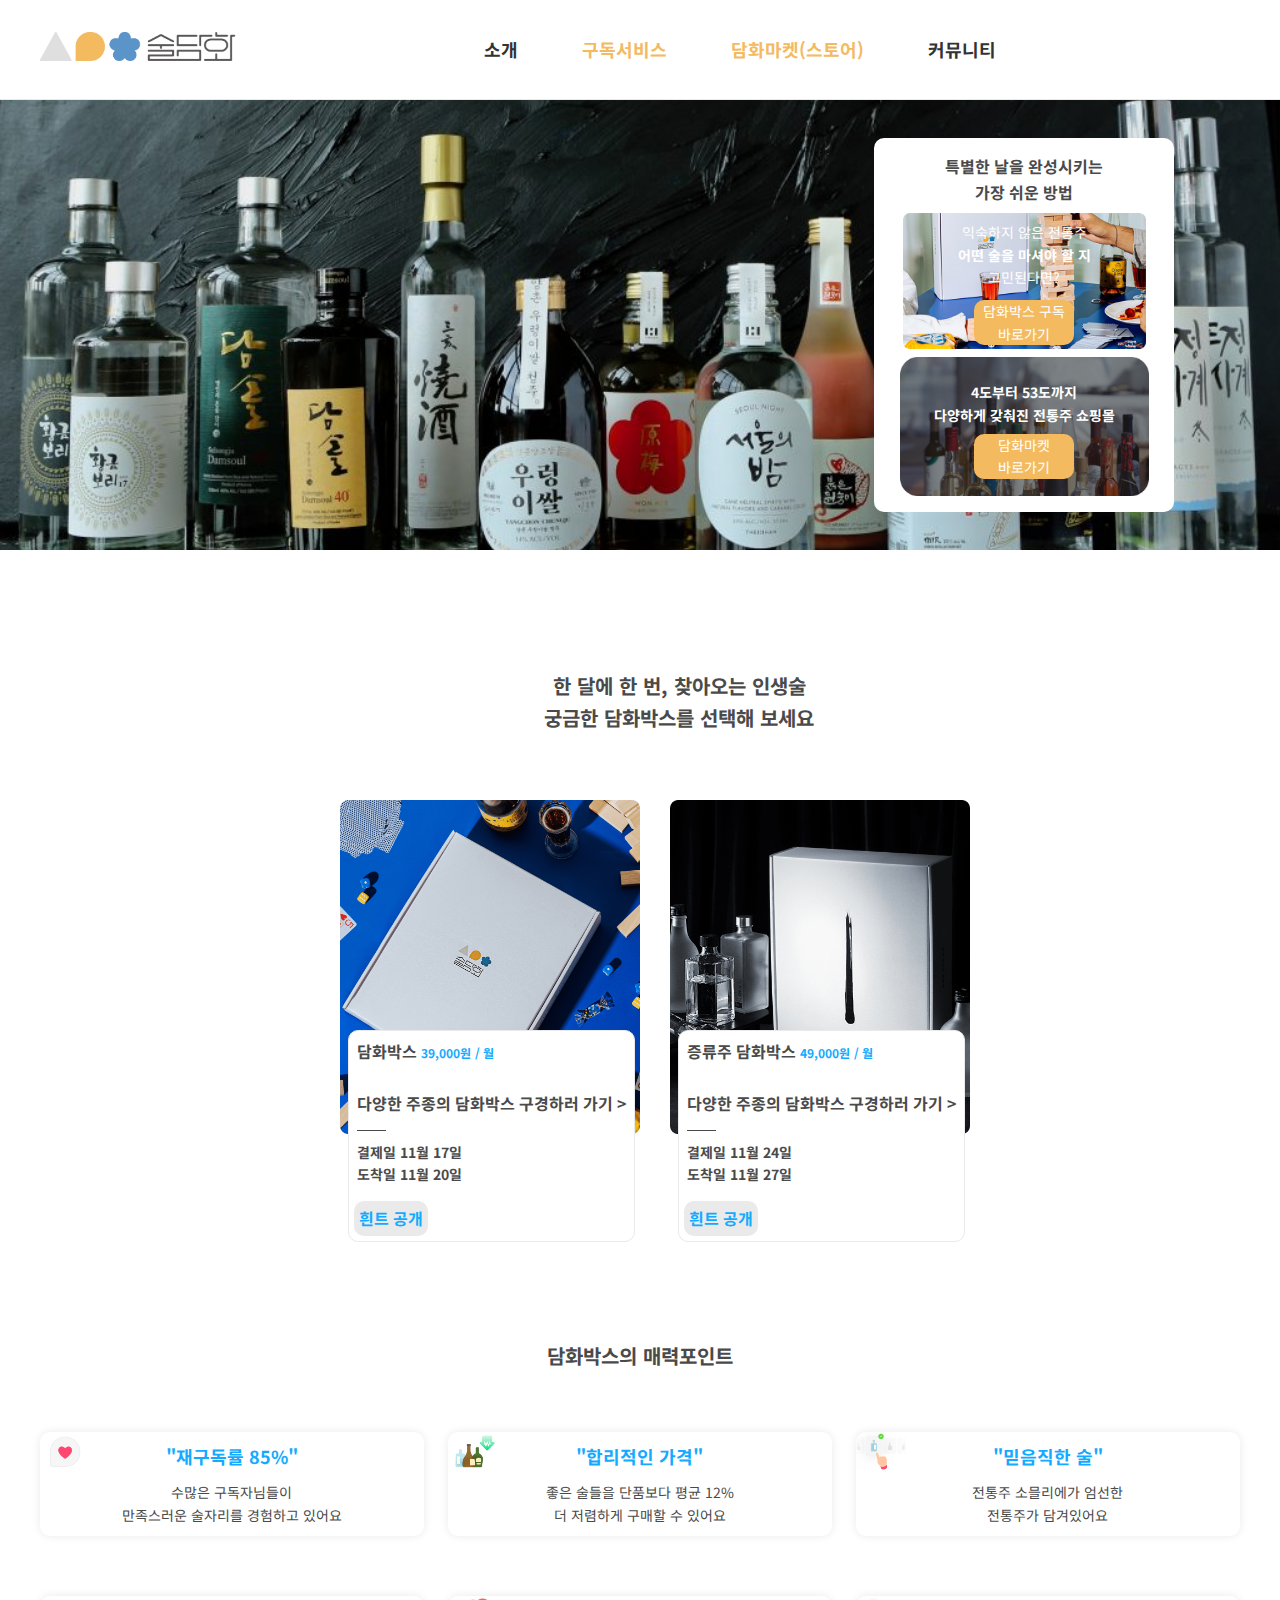
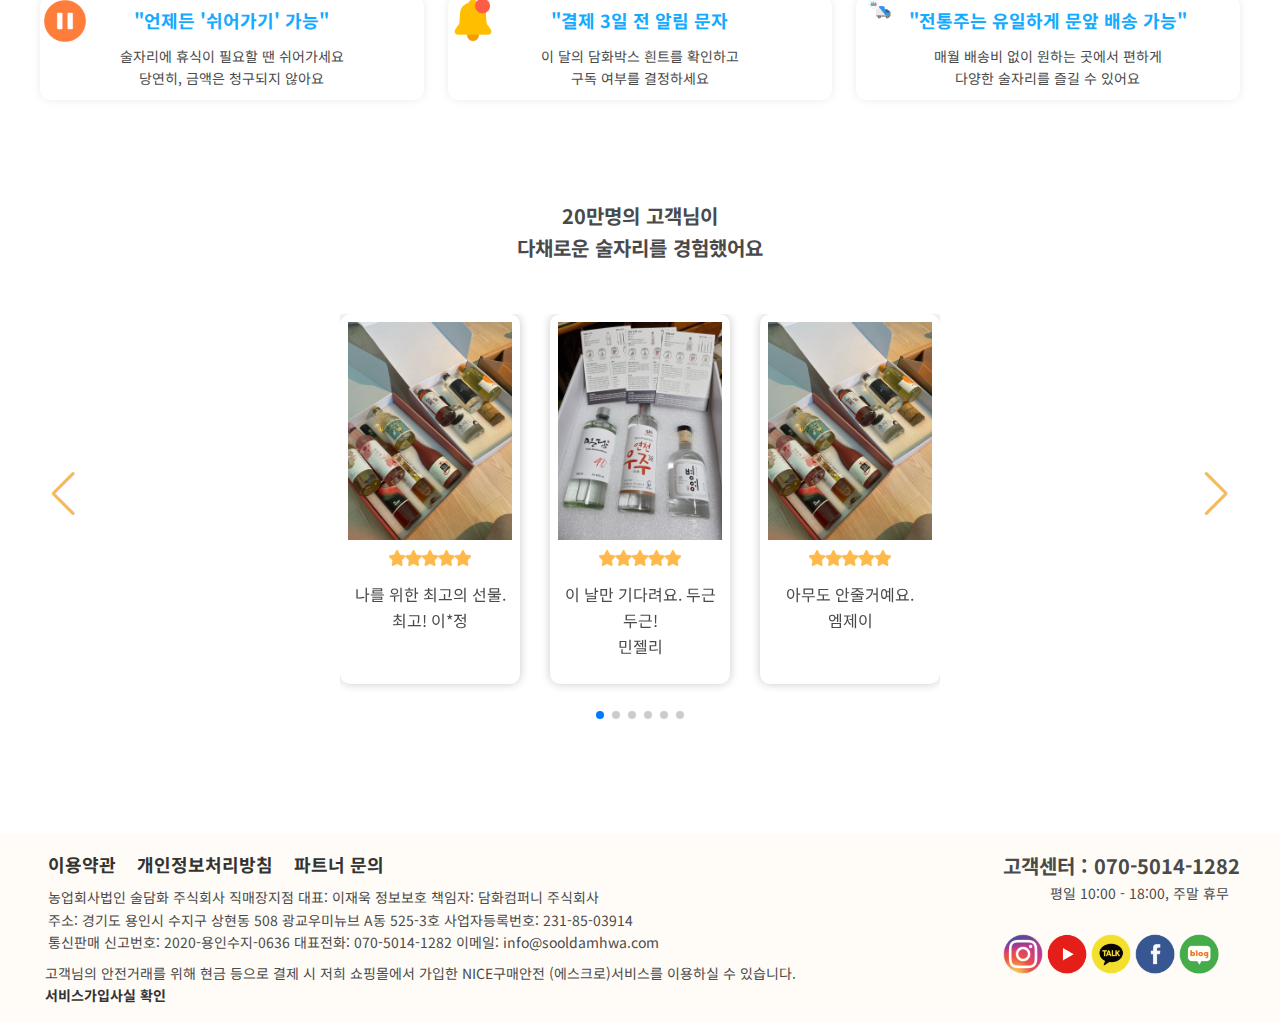
<file: index.html>
<!DOCTYPE html>
<html lang="ko">
  <head>
    <meta charset="UTF-8" />
    <meta http-equiv="X-UA-Compatible" content="IE=edge" />
    <meta name="viewport" content="width=device-width, initial-scale=1.0" />
    <title>이민정_술담화</title>

    <link rel="stylesheet" href="./css/my_reset.css" />
    <link
      rel="stylesheet"
      href="https://cdn.jsdelivr.net/npm/swiper/swiper-bundle.min.css"
    />
    <script src="https://cdn.jsdelivr.net/npm/swiper/swiper-bundle.min.js"></script>
    <link
      rel="stylesheet"
      href="https://cdnjs.cloudflare.com/ajax/libs/font-awesome/6.2.0/css/all.min.css"
      integrity="sha512-xh6O/CkQoPOWDdYTDqeRdPCVd1SpvCA9XXcUnZS2FmJNp1coAFzvtCN9BmamE+4aHK8yyUHUSCcJHgXloTyT2A=="
      crossorigin="anonymous"
      referrerpolicy="no-referrer"
    />

    <link rel="stylesheet" href="./css/common.css" />
  </head>
  <body>
    <div class="wrap">
      <div class="floating">
        <div class="ft_icon">
          <img src="./img/profile.png" alt="" />
          <p>마이페이지</p>
          <a href="#">더보기</a>
        </div>
        <div class="ft_icon">
          <img src="./img/party.png" alt="" />
          <p>이벤트</p>
          <a href="#">더보기</a>
        </div>
        <div class="ft_icon">
          <img src="./img/customer-support.png" alt="" />
          <p>고객센터</p>
          <a href="#">더보기</a>
        </div>
        <div class="ft_icon_arrow">
          <a href="#sec1"><img src="./img/arrow-up (1).png" alt="" /></a>
        </div>
        <div class="ft_icon_arrow">
          <a href="#sec4"
            ><img src="./img/down-filled-triangular-arrow.png" alt=""
          /></a>
        </div>
      </div>
      <header class="hd">
        <nav class="mw">
          <h1 class="logo">
            <img src="./img/술담화로고.jpg" alt="" />
            <a href="./index.html">더보기</a>
          </h1>
          <ul class="gnb">
            <li>
              <a href="#">소개</a>
              <ul class="sub">
                <li><a href="#">술담화 소개</a></li>
                <li><a href="#">브랜드 컨셉</a></li>
              </ul>
            </li>
            <li>
              <a href="#" class="sec1_service">구독서비스</a>
              <ul class="sub">
                <li><a href="#">담화박스</a></li>
                <li><a href="#">증류주 담화박스</a></li>
              </ul>
            </li>
            <li>
              <a href="./index_sub.html" target="_blank" class="sec1_store"
                >담화마켓(스토어)</a
              >
              <ul class="sub">
                <li><a href="#">전체상품</a></li>
                <li><a href="#">신상품</a></li>
                <li><a href="#">베스트</a></li>
                <li><a href="#">담화배송</a></li>
              </ul>
            </li>
            <li>
              <a href="#">커뮤니티</a>
              <ul class="sub">
                <li><a href="#">공지사항</a></li>
                <li><a href="#">이벤트</a></li>
                <li><a href="#">당첨자 발표</a></li>
                <li><a href="#">고객센터</a></li>
              </ul>
            </li>
          </ul>
          <div class="login">
            <a href="#">로그인</a>
            <a href="#">회원가입</a>
            <a href="#">고객센터</a>
            <a href="#">장바구니</a>
            <a href="#">검색</a>
          </div>
          <a href="#" class="ham">
            <i class="fa-solid fa-bars"></i>
          </a>
        </nav>
      </header>
      <section id="sec1" class="sec1">
        <div class="sec1_main mw">
          <h2>
            특별한 날을 완성시키는 <br />
            가장 쉬운 방법
          </h2>
          <div class="sec1_box">
            <p>
              <span>익숙하지 않은 전통주</span>
              <span class="strong">어떤 술을 마셔야 할 지</span>
              <span>고민된다면?</span>
            </p>
            <a href="#"
              >담화박스 구독 <br />
              바로가기</a
            >
          </div>
          <div class="sec1_market">
            <p>
              <span>4도부터 53도까지</span>
              <span>다양하게 갖춰진 전통주 쇼핑몰</span>
            </p>
            <a href="./index_sub.html" target="_blank"
              >담화마켓 <br />
              바로가기</a
            >
          </div>
        </div>
      </section>
      <section id="sec2" class="sec2 mw">
        <h2>
          한 달에 한 번, 찾아오는 인생술 <br />
          궁금한 담화박스를 선택해 보세요
        </h2>
        <div class="sec2_con">
          <div class="sec2_box">
            <div class="sec2_img">
              <img src="./img/damhwabox_basic (1).png" alt="" />
            </div>
            <div class="sec2_dec">
              <div class="dec2_1">
                <p class="sec2_t">담화박스</p>
                <p class="sec2_blue1">39,000원</p>
                <p class="sec2_blue2">/ 월</p>
              </div>
              <div class="dec2_2">
                <p class="sec2_b">다양한 주종의 담화박스 구경하러 가기 ></p>
                <div class="sec2_s">
                  <p>결제일 11월 17일</p>
                  <p>도착일 11월 20일</p>
                </div>
              </div>
              <a href="#">흰트 공개</a>
            </div>
          </div>
          <div class="sec2_box">
            <div class="sec2_img">
              <img src="./img/damhwabox_soju.png" alt="" />
            </div>
            <div class="sec2_dec">
              <div class="dec2_1">
                <p class="sec2_t">증류주 담화박스</p>
                <p class="sec2_blue1">49,000원</p>
                <p class="sec2_blue2">/ 월</p>
              </div>
              <div class="dec2_2">
                <p class="sec2_b">다양한 주종의 담화박스 구경하러 가기 ></p>
                <div class="sec2_s">
                  <p>결제일 11월 24일</p>
                  <p>도착일 11월 27일</p>
                </div>
              </div>
              <a href="#">흰트 공개</a>
            </div>
          </div>
        </div>
      </section>
      <section id="sec3" class="sec3 mw">
        <h2>담화박스의 매력포인트</h2>
        <div class="sec3_con">
          <div class="sec3_box">
            <img
              src="./img/icon_damhwabox_advantage_resubscription.png"
              alt=""
            />
            <p class="sec3_t">"재구독률 85%"</p>
            <p class="sec3_dec">
              <span>수많은 구독자님들이</span>
              <span>만족스러운 술자리를 경험하고 있어요</span>
            </p>
          </div>
          <div class="sec3_box">
            <img src="./img/icon_damhwabox_advantage_price.png" alt="" />
            <p class="sec3_t">"합리적인 가격"</p>
            <p class="sec3_dec">
              <span>좋은 술들을 단품보다 평균 12%</span>
              <span>더 저렴하게 구매할 수 있어요</span>
            </p>
          </div>
          <div class="sec3_box">
            <img src="./img/icon_damhwabox_advantage_trust.png" alt="" />
            <p class="sec3_t">"믿음직한 술"</p>
            <p class="sec3_dec">
              <span>전통주 소믈리에가 엄선한</span>
              <span>전통주가 담겨있어요</span>
            </p>
          </div>
          <div class="sec3_box">
            <img src="./img/damhwabox_basic.png" alt="" />
            <p class="sec3_t">"언제든 '쉬어가기' 가능"</p>
            <p class="sec3_dec">
              <span>술자리에 휴식이 필요할 땐 쉬어가세요</span>
              <span>당연히, 금액은 청구되지 않아요</span>
            </p>
          </div>
          <div class="sec3_box">
            <img src="./img/icon_notification_bell.png" alt="" />
            <p class="sec3_t">"결제 3일 전 알림 문자</p>
            <p class="sec3_dec">
              <span>이 달의 담화박스 흰트를 확인하고</span>
              <span>구독 여부를 결정하세요</span>
            </p>
          </div>
          <div class="sec3_box">
            <img src="./img/icon_delivery_car.png" alt="" />
            <p class="sec3_t">"전통주는 유일하게 문앞 배송 가능"</p>
            <p class="sec3_dec">
              <span>매월 배송비 없이 원하는 곳에서 편하게</span>
              <span>다양한 술자리를 즐길 수 있어요</span>
            </p>
          </div>
        </div>
      </section>
      <section id="sec4" class="sec4 mw">
        <h2>
          20만명의 고객님이 <br />
          다채로운 술자리를 경험했어요
        </h2>
        <div class="swiper slide1">
          <ul class="swiper-wrapper">
            <li class="swiper-slide">
              <div class="sec4_rev">
                <div class="rev_img1">
                  <img src="./img/review1.webp" alt="" />
                </div>
                <div class="rev_star"><img src="./img/별점.png" alt="" /></div>
                <p class="rev_user">
                  <span>나를 위한 최고의 선물. 최고!</span>
                  <span class="user_name">이*정</span>
                </p>
                <a href="#">더보기</a>
              </div>
            </li>
            <li class="swiper-slide">
              <div class="sec4_rev">
                <div class="rev_img1">
                  <img src="./img/review2.jpg" alt="" />
                </div>
                <div class="rev_star"><img src="./img/별점.png" alt="" /></div>
                <p class="rev_user">
                  <span>이 날만 기다려요. 두근두근!</span>
                  <br /><span class="user_name">민젤리</span>
                </p>
                <a href="#">더보기</a>
              </div>
            </li>
            <li class="swiper-slide">
              <div class="sec4_rev">
                <div class="rev_img1">
                  <img src="./img/review1.webp" alt="" />
                </div>
                <div class="rev_star"><img src="./img/별점.png" alt="" /></div>
                <p class="rev_user">
                  <span>아무도 안줄거예요.</span>
                  <br /><span class="user_name">엠제이</span>
                </p>
                <a href="#">더보기</a>
              </div>
            </li>
            <li class="swiper-slide">
              <div class="sec4_rev">
                <div class="rev_img1">
                  <img src="./img/review1.webp" alt="" />
                </div>
                <div class="rev_star"><img src="./img/별점.png" alt="" /></div>
                <p class="rev_user">
                  <span>새콤달콤 맛있었어요</span>
                  <br /><span class="user_name">미라클</span>
                </p>
                <a href="#">더보기</a>
              </div>
            </li>
            <li class="swiper-slide">
              <div class="sec4_rev">
                <div class="rev_img1">
                  <img src="./img/review5.webp" alt="" />
                </div>
                <div class="rev_star"><img src="./img/별점.png" alt="" /></div>
                <p class="rev_user">
                  <span>친구들과 맛있게 즐겼어요</span>
                  <br /><span class="user_name">개똥벌레</span>
                </p>
                <a href="#">더보기</a>
              </div>
            </li>
            <li class="swiper-slide">
              <div class="sec4_rev">
                <div class="rev_img1">
                  <img src="./img/review5.webp" alt="" />
                </div>
                <div class="rev_star"><img src="./img/별점.png" alt="" /></div>
                <p class="rev_user">
                  <span>친구들과 맛있게 즐겼어요</span>
                  <br /><span class="user_name">개똥벌레</span>
                </p>
                <a href="#">더보기</a>
              </div>
            </li>
          </ul>
        </div>
        <div class="swiper-button-next next1"></div>
        <div class="swiper-button-prev prev1"></div>
        <div class="swiper-pagination pg1"></div>
      </section>
      <footer>
        <div class="ft mw">
          <div class="ft_left">
            <div class="ft_company">
              <a href="#">이용약관</a>
              <a href="#">개인정보처리방침</a>
              <a href="#">파트너 문의</a>
            </div>
            <p class="ft_loc">
              <span>농업회사법인 술담화 주식회사 직매장지점</span>
              <span> 대표:</span> 이재욱
              <span>정보보호 책임자:</span> 담화컴퍼니 주식회사 <br /><span
                >주소:</span
              >
              경기도 용인시 수지구 상현동 508 광교우미뉴브 A동 525-3호
              <span> 사업자등록번호:</span> 231-85-03914 <br /><span
                >통신판매 신고번호:</span
              >
              2020-용인수지-0636 <span>대표전화:</span> 070-5014-1282
              <span>이메일:</span> info@sooldamhwa.com
            </p>
            <div class="ft_NICE">
              <p>
                고객님의 안전거래를 위해 현금 등으로 결제 시 저희 쇼핑몰에서
                가입한 NICE구매안전 (에스크로)서비스를 이용하실 수 있습니다.
              </p>
              <a href="#">서비스가입사실 확인</a>
            </div>
          </div>
          <div class="ft_right">
            <p class="ft_service">
              <span class="ft_cs">고객센터 : 070-5014-1282</span>
              <span class="open">평일 10:00 - 18:00, 주말 휴무</span>
            </p>
            <div class="ft_icons">
              <a href="#"><img src="./img/instagram-logo.png" alt="" /></a>
              <a href="#"><img src="./img/youtube-logo.png" alt="" /></a>
              <a href="#"><img src="./img/kakao-logo.png" alt="" /></a>
              <a href="#"><img src="./img/facebook-logo.png" alt="" /></a>
              <a href="#"><img src="./img/naver-logo.png" alt="" /></a>
            </div>
          </div>
        </div>
      </footer>
    </div>

    <script>
      var swiper = new Swiper(".slide1", {
        slidesPerView: 1,
        spaceBetween: 10,
        pagination: {
          el: ".pg1",
          clickable: true,
        },
        loop: true,
        loopFillGroupWithBlank: true,
        breakpoints: {
          600: {
            slidesPerView: 1,
            spaceBetween: 0,
          },
          1000: {
            slidesPerView: 3,
            spaceBetween: 30,
          },
        },
        navigation: {
          nextEl: ".next1",
          prevEl: ".prev1",
        },
      });
    </script>
  </body>
</html>
</file>
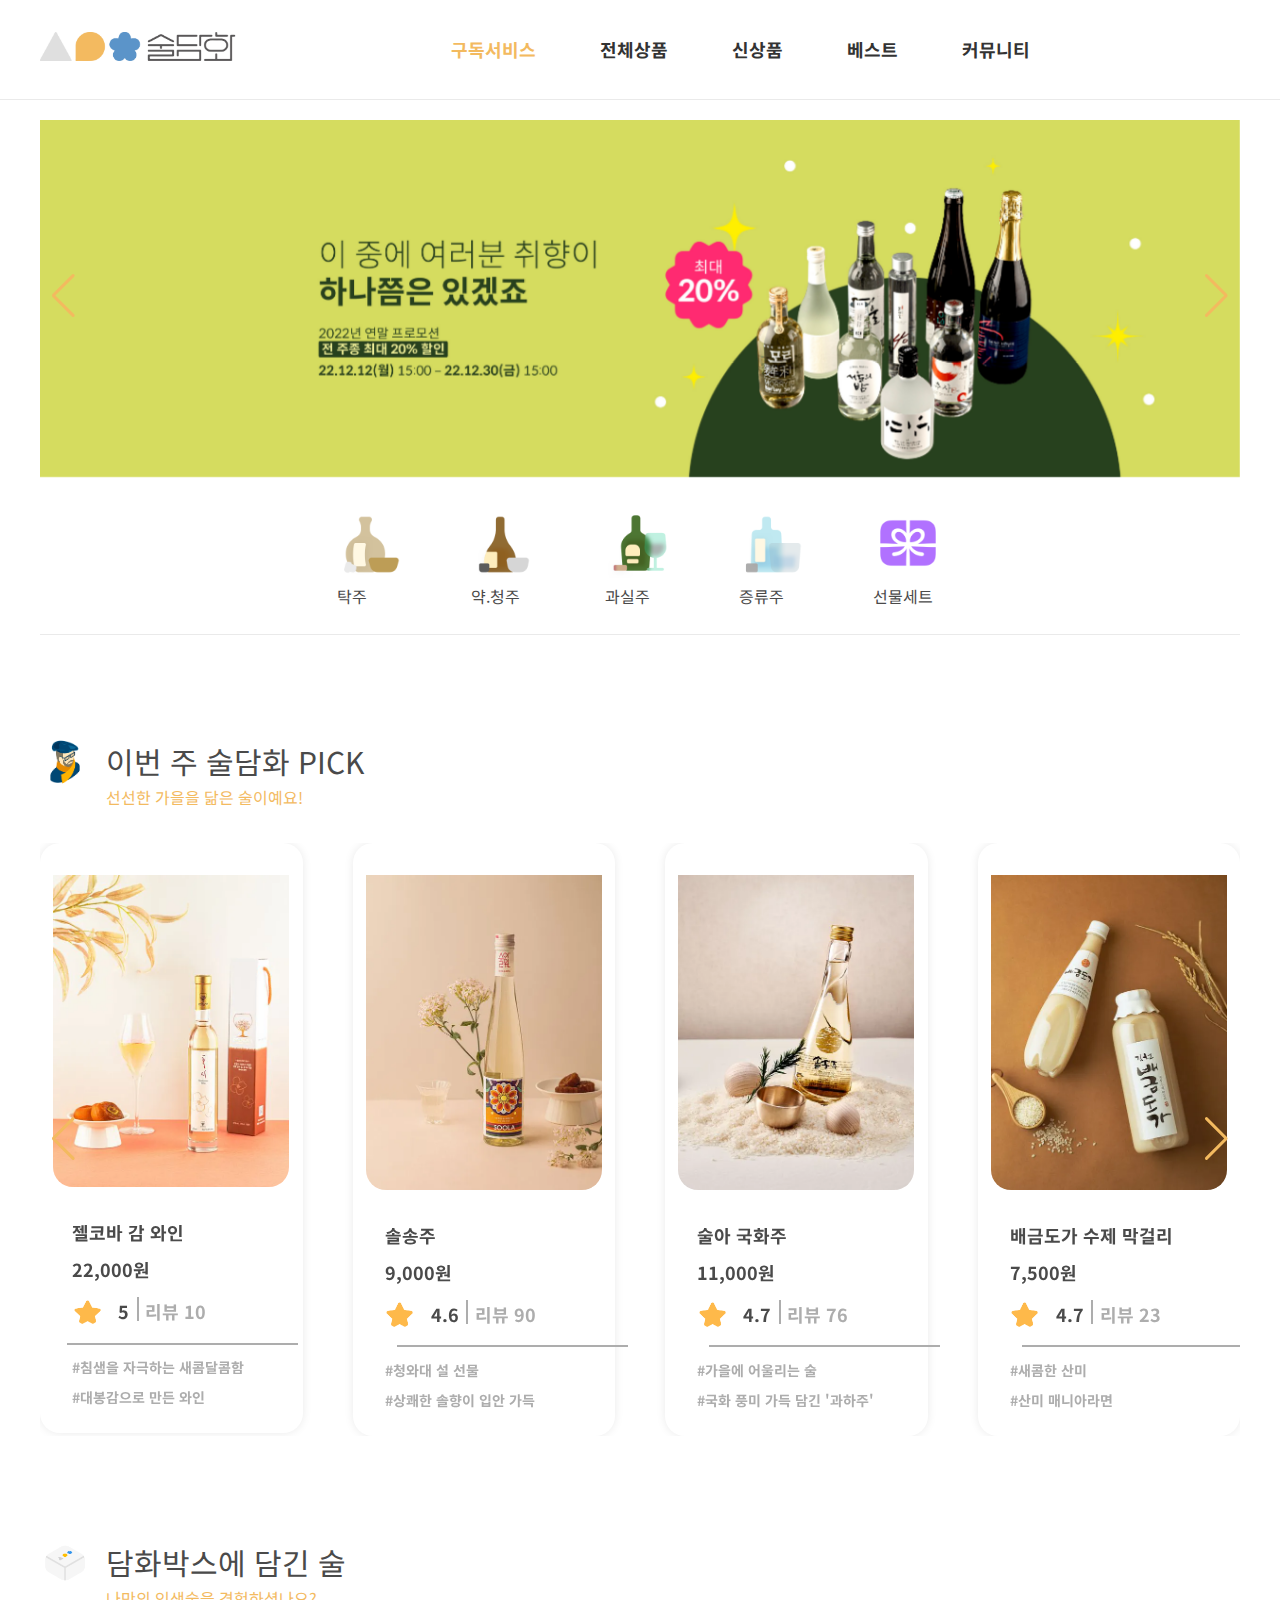
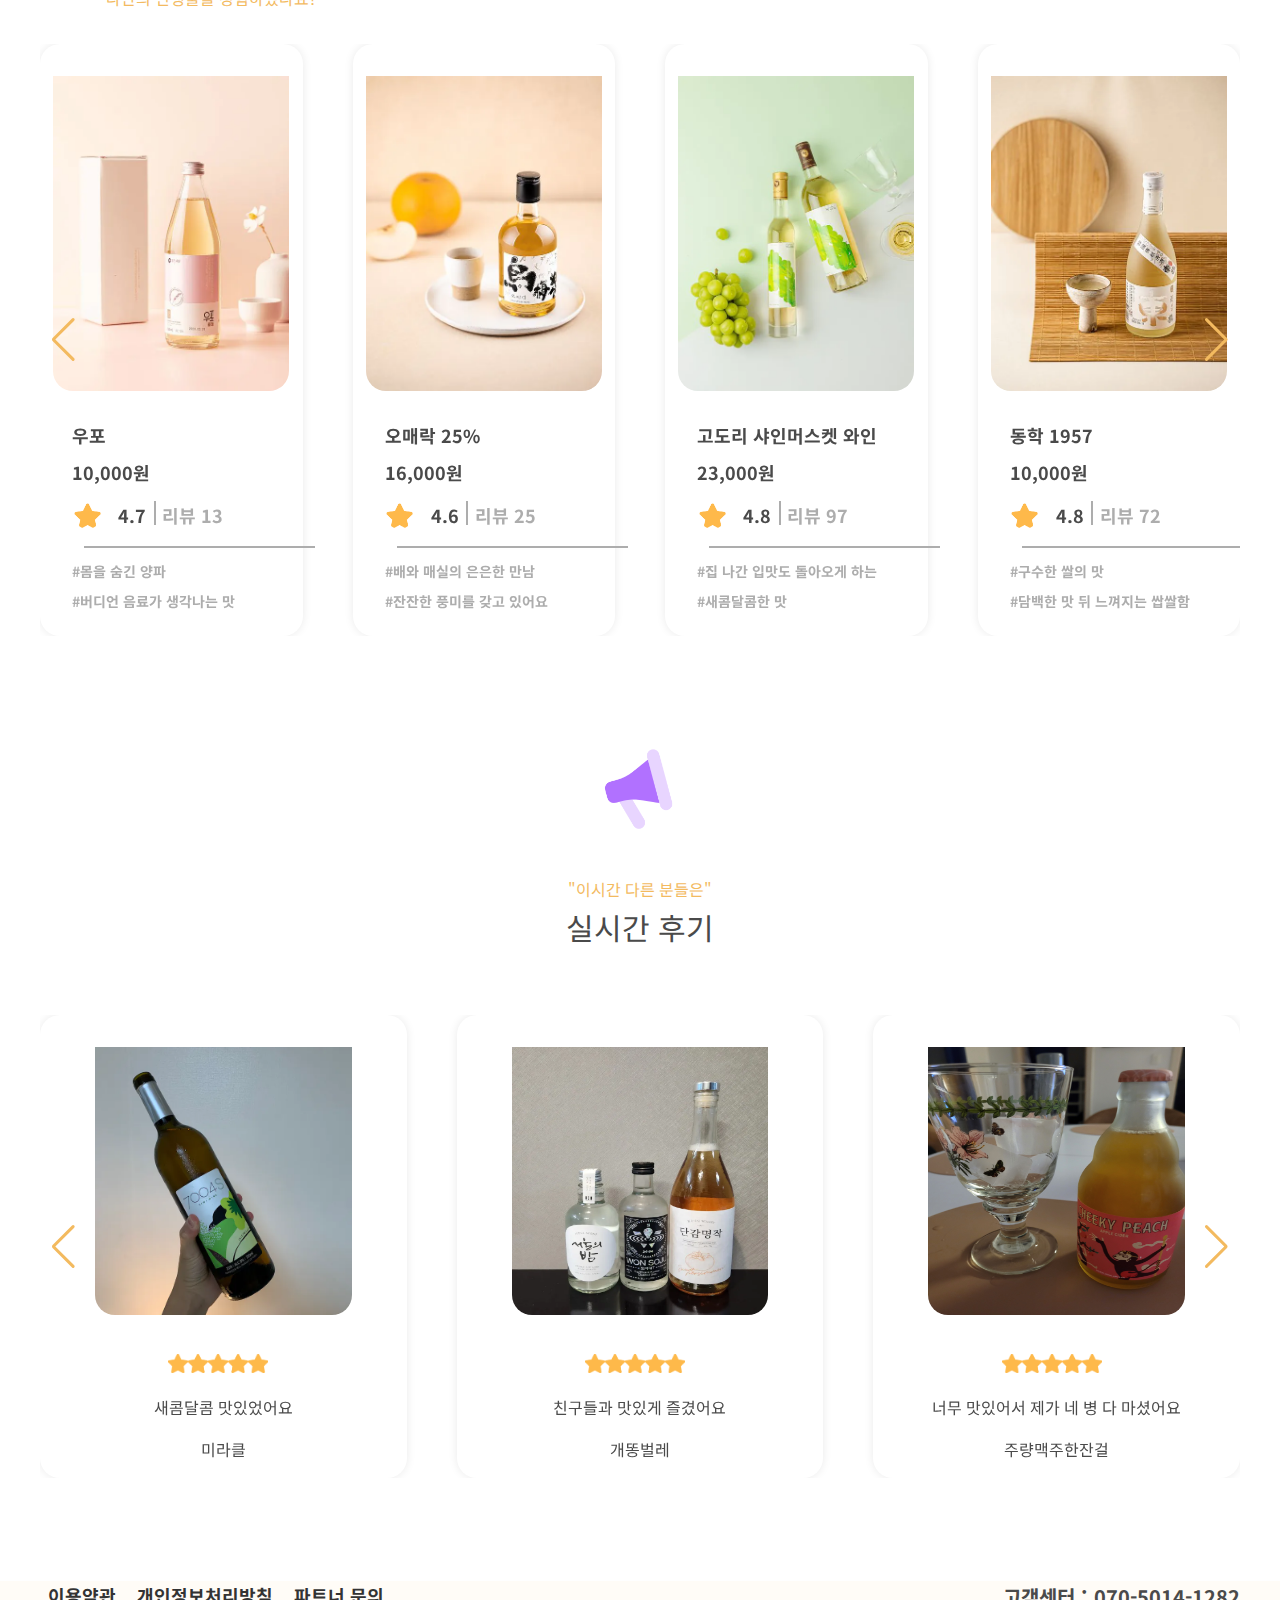
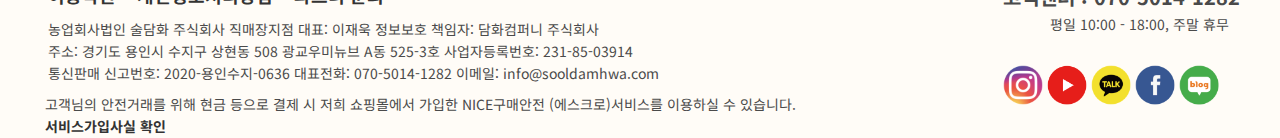
<file: index_sub.html>
<!DOCTYPE html>
<html lang="ko">
  <head>
    <meta charset="UTF-8" />
    <meta http-equiv="X-UA-Compatible" content="IE=edge" />
    <meta name="viewport" content="width=device-width, initial-scale=1.0" />
    <title>Document</title>
    <link
      rel="stylesheet"
      href="https://cdnjs.cloudflare.com/ajax/libs/font-awesome/6.2.0/css/all.min.css"
      integrity="sha512-xh6O/CkQoPOWDdYTDqeRdPCVd1SpvCA9XXcUnZS2FmJNp1coAFzvtCN9BmamE+4aHK8yyUHUSCcJHgXloTyT2A=="
      crossorigin="anonymous"
      referrerpolicy="no-referrer"
    />
    <link
      rel="stylesheet"
      href="https://cdn.jsdelivr.net/npm/swiper/swiper-bundle.min.css"
    />
    <script src="https://cdn.jsdelivr.net/npm/swiper/swiper-bundle.min.js"></script>
  </head>
  <link rel="stylesheet" href="./css/common1.css" />
  <link rel="stylesheet" href="./css/my_reset.css" />
  <body>
    <div class="wrap">
      <div class="floating">
        <div class="ft_icon">
          <img src="./img/profile.png" alt="" />
          <p>마이페이지</p>
          <a href="#">더보기</a>
        </div>
        <div class="ft_icon">
          <img src="./img/party.png" alt="" />
          <p>이벤트</p>
          <a href="#">더보기</a>
        </div>
        <div class="ft_icon">
          <img src="./img/customer-support.png" alt="" />
          <p>고객센터</p>
          <a href="#">더보기</a>
        </div>
        <div class="ft_icon_arrow">
          <a href="#sec1"><img src="./img/arrow-up (1).png" alt="" /></a>
        </div>
        <div class="ft_icon_arrow">
          <a href="#sec4"
            ><img src="./img/down-filled-triangular-arrow.png" alt=""
          /></a>
        </div>
      </div>
      <header class="hd">
        <nav class="mw">
          <h1 class="logo">
            <img src="./img/술담화로고.jpg" alt="" />
            <a href="./index.html">더보기</a>
          </h1>
          <ul class="gnb">
            <li>
              <a href="#" class="sec1_service">구독서비스</a>
            </li>
            <li>
              <a href="#">전체상품</a>
            </li>
            <li>
              <a href="#">신상품</a>
            </li>
            <li>
              <a href="#">베스트</a>
            </li>
            <li>
              <a href="#">커뮤니티</a>
            </li>
          </ul>
          <div class="login">
            <a href="#">로그인</a>
            <a href="#">회원가입</a>
            <a href="#">고객센터</a>
            <a href="#">장바구니</a>
            <a href="#">검색</a>
          </div>
          <a href="#" class="ham">
            <i class="fa-solid fa-bars"></i>
          </a>
        </nav>
      </header>
      <section id="sec1" class="section mw">
        <h1 hidden>명분</h1>
        <div class="swiper slide1">
          <ul class="swiper-wrapper">
            <li class="swiper-slide">
              <div>
                <img src="./img/배너1.jpg" alt="" />
              </div>
            </li>
            <li class="swiper-slide">
              <div>
                <img src="./img/배너2.png" alt="" />
              </div>
            </li>
            <li class="swiper-slide">
              <div>
                <img src="./img/배너3.jpg" alt="" />
              </div>
            </li>
          </ul>
          <div class="swiper-button-next next1"></div>
          <div class="swiper-button-prev prev1"></div>
        </div>
        <div class="sec1_icon">
          <div class="icon1">
            <img src="./img/탁주.png" alt="" />
            <a href="#"></a>
            <p>탁주</p>
          </div>
          <div class="icon1">
            <img src="./img/약청주.png" alt="" />
            <a href="#"></a>
            <p>약.청주</p>
          </div>
          <div class="icon1">
            <img src="./img/과실주.png" alt="" />
            <a href="#"></a>
            <p>과실주</p>
          </div>
          <div class="icon1">
            <img src="./img/증류주.png" alt="" />
            <a href="#"></a>
            <p>증류주</p>
          </div>
          <div class="icon1">
            <img src="./img/선물세트.png" alt="" />
            <a href="#"></a>
            <p>선물세트</p>
          </div>
        </div>
      </section>
      <section id="sec2" class="section mw">
        <div class="sec2_title">
          <div>
            <img src="./img/LSNb-1664090420321-sommelier pick.png" alt="" />
          </div>
          <div>
            <h1>이번 주 술담화 PICK</h1>
            <p>선선한 가을을 닮은 술이예요!</p>
          </div>
        </div>
        <div class="swiper slide2">
          <ul class="swiper-wrapper">
            <li class="swiper-slide">
              <div>
                <img src="./img/섹션2-1.png" alt="" />
              </div>
              <div>
                <p class="item">젤코바 감 와인</p>
                <p class="price">22,000원</p>
                <div class="review">
                  <div>
                    <img src="./img/star.png" alt="" />
                  </div>
                  <p>5</p>
                  <p>리뷰 10</p>
                </div>
                <p>#침샘을 자극하는 새콤달콤함</p>
                <p>#대봉감으로 만든 와인</p>
              </div>
            </li>
            <li class="swiper-slide">
              <div>
                <img src="./img/섹션2-2.webp" alt="" />
              </div>
              <div>
                <p class="item">솔송주</p>
                <p class="price">9,000원</p>
                <div class="review">
                  <div>
                    <img src="./img/star.png" alt="" />
                  </div>
                  <p>4.6</p>
                  <p>리뷰 90</p>
                </div>
                <p>#청와대 설 선물</p>
                <p>#상쾌한 솔향이 입안 가득</p>
              </div>
            </li>
            <li class="swiper-slide">
              <div>
                <img src="./img/섹션2-3.webp" alt="" />
              </div>
              <div>
                <p class="item">술아 국화주</p>
                <p class="price">11,000원</p>
                <div class="review">
                  <div>
                    <img src="./img/star.png" alt="" />
                  </div>
                  <p>4.7</p>
                  <p>리뷰 76</p>
                </div>
                <p>#가을에 어울리는 술</p>
                <p>#국화 풍미 가득 담긴 '과하주'</p>
              </div>
            </li>
            <li class="swiper-slide">
              <div>
                <img src="./img/섹션2-4.webp" alt="" />
              </div>
              <div>
                <p class="item">배금도가 수제 막걸리</p>
                <p class="price">7,500원</p>
                <div class="review">
                  <div>
                    <img src="./img/star.png" alt="" />
                  </div>
                  <p>4.7</p>
                  <p>리뷰 23</p>
                </div>
                <p>#새콤한 산미</p>
                <p>#산미 매니아라면</p>
              </div>
            </li>
            <li class="swiper-slide">
              <div>
                <img src="./img/섹션2-5.jpg" alt="" />
              </div>
              <div>
                <p class="item">청명주 약주 17%</p>
                <p class="price">19,500원</p>
                <div class="review">
                  <div>
                    <img src="./img/star.png" alt="" />
                  </div>
                  <p>4.8</p>
                  <p>리뷰 26</p>
                </div>
                <p>#청와대가 선택한</p>
                <p>#2021년 추석 선물주</p>
              </div>
            </li>
          </ul>
          <div class="swiper-button-next next2"></div>
          <div class="swiper-button-prev prev2"></div>
        </div>
      </section>
      <section id="sec3" class="section mw">
        <div class="sec3_title">
          <div>
            <img src="./img/UAgC-1657090374623-5.png" alt="" />
          </div>
          <div>
            <h1>담화박스에 담긴 술</h1>
            <p>나만의 인생술을 경험하셨나요?</p>
          </div>
        </div>
        <div class="swiper slide3">
          <ul class="swiper-wrapper">
            <li class="swiper-slide">
              <div>
                <img src="./img/섹션3-1.webp" alt="" />
              </div>
              <div>
                <p class="item">우포</p>
                <p class="price">10,000원</p>
                <div class="review">
                  <div>
                    <img src="./img/star.png" alt="" />
                  </div>
                  <p>4.7</p>
                  <p>리뷰 13</p>
                </div>
                <p>#몸을 숨긴 양파</p>
                <p>#버디언 음료가 생각나는 맛</p>
              </div>
            </li>
            <li class="swiper-slide">
              <div>
                <img src="./img/섹션3-2.webp" alt="" />
              </div>
              <div>
                <p class="item">오매락 25%</p>
                <p class="price">16,000원</p>
                <div class="review">
                  <div>
                    <img src="./img/star.png" alt="" />
                  </div>
                  <p>4.6</p>
                  <p>리뷰 25</p>
                </div>
                <p>#배와 매실의 은은한 만남</p>
                <p>#잔잔한 풍미를 갖고 있어요</p>
              </div>
            </li>
            <li class="swiper-slide">
              <div>
                <img src="./img/섹션3-3.webp" alt="" />
              </div>
              <div>
                <p class="item">고도리 샤인머스켓 와인</p>
                <p class="price">23,000원</p>
                <div class="review">
                  <div>
                    <img src="./img/star.png" alt="" />
                  </div>
                  <p>4.8</p>
                  <p>리뷰 97</p>
                </div>
                <p>#집 나간 입맛도 돌아오게 하는</p>
                <p>#새콤달콤한 맛</p>
              </div>
            </li>
            <li class="swiper-slide">
              <div>
                <img src="./img/섹션3-4.webp" alt="" />
              </div>
              <div>
                <p class="item">동학 1957</p>
                <p class="price">10,000원</p>
                <div class="review">
                  <div>
                    <img src="./img/star.png" alt="" />
                  </div>
                  <p>4.8</p>
                  <p>리뷰 72</p>
                </div>
                <p>#구수한 쌀의 맛</p>
                <p>#담백한 맛 뒤 느껴지는 쌉쌀함</p>
              </div>
            </li>
            <li class="swiper-slide">
              <div>
                <img src="./img/섹션3-5.jpg" alt="" />
              </div>
              <div>
                <p class="item">얼떨결에 퍼플</p>
                <p class="price">7,470원</p>
                <div class="review">
                  <div>
                    <img src="./img/star.png" alt="" />
                  </div>
                  <p>5</p>
                  <p>리뷰 20</p>
                </div>
                <p>#라일락 빛깔</p>
                <p>#새콤달콤 포도 스파클링</p>
              </div>
            </li>
          </ul>
          <div class="swiper-button-next next3"></div>
          <div class="swiper-button-prev prev3"></div>
        </div>
      </section>
      <section id="sec4" class="section mw">
        <div class="sec4_title">
          <div>
            <img src="./img/speaker.png" alt="" />
          </div>
          <div>
            <p>"이시간 다른 분들은"</p>
            <h1>실시간 후기</h1>
          </div>
        </div>
        <div class="swiper slide4">
          <ul class="swiper-wrapper">
            <li class="swiper-slide">
              <div>
                <img src="./img/review4.webp" alt="" />
              </div>
              <div>
                <img src="./img/별점.png" alt="" />
              </div>
              <p>새콤달콤 맛있었어요</p>
              <p>미라클</p>
            </li>
            <li class="swiper-slide">
              <div>
                <img src="./img/review5.webp" alt="" />
              </div>
              <div>
                <img src="./img/별점.png" alt="" />
              </div>
              <p>친구들과 맛있게 즐겼어요</p>
              <p>개똥벌레</p>
            </li>
            <li class="swiper-slide">
              <div>
                <img src="./img/review6.jpg" alt="" />
              </div>
              <div>
                <img src="./img/별점.png" alt="" />
              </div>
              <p>너무 맛있어서 제가 네 병 다 마셨어요</p>
              <p>주량맥주한잔걸</p>
            </li>
            <li class="swiper-slide">
              <div>
                <img src="./img/review1.webp" alt="" />
              </div>
              <div>
                <img src="./img/별점.png" alt="" />
              </div>
              <p>이 날만 기다려요</p>
              <p>민젤리</p>
            </li>
          </ul>
          <div class="swiper-button-next next4"></div>
          <div class="swiper-button-prev prev4"></div>
        </div>
      </section>
      <footer>
        <div class="ft mw">
          <div class="ft_left">
            <div class="ft_company">
              <a href="#">이용약관</a>
              <a href="#">개인정보처리방침</a>
              <a href="#">파트너 문의</a>
            </div>
            <p class="ft_loc">
              <span>농업회사법인 술담화 주식회사 직매장지점</span>
              <span> 대표:</span> 이재욱
              <span>정보보호 책임자:</span> 담화컴퍼니 주식회사 <br /><span
                >주소:</span
              >
              경기도 용인시 수지구 상현동 508 광교우미뉴브 A동 525-3호
              <span> 사업자등록번호:</span> 231-85-03914 <br /><span
                >통신판매 신고번호:</span
              >
              2020-용인수지-0636 <span>대표전화:</span> 070-5014-1282
              <span>이메일:</span> info@sooldamhwa.com
            </p>
            <div class="ft_NICE">
              <p>
                고객님의 안전거래를 위해 현금 등으로 결제 시 저희 쇼핑몰에서
                가입한 NICE구매안전 (에스크로)서비스를 이용하실 수 있습니다.
              </p>
              <a href="#">서비스가입사실 확인</a>
            </div>
          </div>
          <div class="ft_right">
            <p class="ft_service">
              <span class="ft_cs">고객센터 : 070-5014-1282</span>
              <span class="open">평일 10:00 - 18:00, 주말 휴무</span>
            </p>
            <div class="ft_icons">
              <a href="#"><img src="./img/instagram-logo.png" alt="" /></a>
              <a href="#"><img src="./img/youtube-logo.png" alt="" /></a>
              <a href="#"><img src="./img/kakao-logo.png" alt="" /></a>
              <a href="#"><img src="./img/facebook-logo.png" alt="" /></a>
              <a href="#"><img src="./img/naver-logo.png" alt="" /></a>
            </div>
          </div>
        </div>
      </footer>
      <script>
        var swiper = new Swiper(".slide1", {
          navigation: {
            nextEl: ".next1",
            prevEl: ".prev1",
          },
          loop: true,
          loopAdditionalSlides: 1,
          autoplay: {
            delay: 3000,
            disableOnInteraction: false,
          },
        });
        var swiper = new Swiper(".slide2", {
          slidesPerView: 2,
          spaceBetween: 6,
          navigation: {
            nextEl: ".next2",
            prevEl: ".prev2",
          },
          loop: true,
          loopAdditionalSlides: 1,
          breakpoints: {
            640: {
              slidesPerView: 2,
              spaceBetween: 20,
            },
            768: {
              slidesPerView: 3,
              spaceBetween: 40,
            },
            1024: {
              slidesPerView: 4,
              spaceBetween: 50,
            },
          },
        });
        var swiper = new Swiper(".slide3", {
          slidesPerView: 2,
          spaceBetween: 6,
          navigation: {
            nextEl: ".next3",
            prevEl: ".prev3",
          },
          loop: true,
          loopAdditionalSlides: 1,
          breakpoints: {
            640: {
              slidesPerView: 2,
              spaceBetween: 20,
            },
            768: {
              slidesPerView: 3,
              spaceBetween: 40,
            },
            1024: {
              slidesPerView: 4,
              spaceBetween: 50,
            },
          },
        });
        var swiper = new Swiper(".slide4", {
          slidesPerView: 1,
          spaceBetween: 10,
          loop: true,
          loopAdditionalSlides: 1,
          navigation: {
            nextEl: ".next4",
            prevEl: ".prev4",
          },
          breakpoints: {
            640: {
              slidesPerView: 1,
              spaceBetween: 20,
            },
            768: {
              slidesPerView: 2,
              spaceBetween: 40,
            },
            1024: {
              slidesPerView: 3,
              spaceBetween: 50,
            },
          },
        });
      </script>
    </div>
  </body>
</html>
</file>
<file: css/common.css>
@charset "utf-8";

@import url("https://fonts.googleapis.com/css2?family=Noto+Sans+KR:wght@300&display=swap");

.mw {
  max-width: 1200px;
  width: calc(100% - 2rem);
  margin: auto;
}

:root {
  font-family: "Noto Sans KR", sans-serif;
  font-size: 16px;
  font-weight: normal;
  font-style: normal;
  color: #4a4a4a;
  --font1: #f3ba5f;
  --font2: #14aaff;
  --ftc1: #fffcf7;
}

/*floating menu start  */
.floating {
  /* border: 1px solid red; */
  position: fixed;
  z-index: 999;
  top: 180px;
  width: 80px;
  right: 5%;
  text-align: center;
  color: white;
}
.floating > div {
  /* border: 1px solid blue; */
  margin-bottom: 2px;
  background-color: var(--font1);
  /* border-radius: 1rem; */
  padding: 0.5rem;
}
.floating .ft_icon {
  position: relative;
  transition: 0.3s;
}
.floating > .ft_icon img {
  width: 50%;
}
.floating > .ft_icon p {
  font-size: 13px;
}
.floating > .ft_icon a {
  position: absolute;
  top: 0;
  left: 0;
  width: 100%;
  height: 100%;
  color: transparent;
}
.ft_icon_arrow {
  cursor: pointer;
}
.ft_icon_arrow img {
  width: 50%;
}
.floating .ft_icon:hover,
.floating .ft_icon_arrow:hover {
  background-color: var(--font2);
}

/* floating menu end */

/* header start */
.hd {
  position: fixed;
  height: 100px;
  width: 100%;
  background-color: white;
  border-bottom: 1px solid #eaeaea;
  display: flex;
  z-index: 999;
}
.hd nav {
  display: flex;
  justify-content: space-between;
  align-items: center;
  text-align: center;
}
.logo {
  /* border: 1px solid red; */
  position: relative;
}
.logo img {
  width: 200px;
  /* border: 1px solid red; */
}
.logo a {
  position: absolute;
  top: 0;
  left: 0;
  width: 200px;
  color: transparent;
}
.gnb {
  display: flex;
}
.gnb > li {
  position: relative;
}
.gnb > li > a {
  display: inline-block;
  /* border: 1px solid blue; */
  padding: 0 2rem;
  font-size: 18px;
  font-weight: bolder;
}
.gnb::before {
  content: "";
  background-color: white;
  position: absolute;
  width: 100%;
  height: 0px;
  left: 0;
  top: 100%;
  bottom: -25%;
  box-shadow: 0 0 10px 0 #eaeaea;
  transition: 0.3s;
}
.gnb:hover::before {
  height: 250px;
}

.gnb li > .sec1_service,
.gnb li > .sec1_store {
  color: var(--font1);
}
.gnb .sub {
  position: absolute;
  width: 100%;
  margin-top: 2.5rem;
  height: 0;
  overflow: hidden;
  transition: 0.3s;
}
.gnb:hover .sub {
  height: 250px;
}
.sub a:hover {
  background-color: var(--font1);
  color: white;
}
.gnb .sub a {
  /* border: 1px solid red; */
  font-size: 14px;
  display: block;
  padding: 1rem 0;
}

.login {
  font-size: 14px;
  /* border: 1px solid red; */
}
.login a {
  /* border: 1px solid blue; */
  display: inline-block;
  padding: 0.5rem;
  transition: 0.2s;
}
.login a:hover {
  color: var(--font1);
}
.hd .ham {
  display: none;
}

/* header end */

/* sec1 start */
.sec1 {
  position: relative;
  /* border: 1px solid red; */
  top: 100px;
  background-image: url(../img/233A1527-1024x479.jpg);
  background-size: cover;
  background-position: center;
  height: 50vh;
  overflow: hidden;
  display: flex;
  margin-bottom: 50px;
}
.sec1_main {
  position: relative;
  left: 30%;
  display: flex;
  justify-content: center;
  flex-wrap: wrap;
  background-color: white;
  border-radius: 10px;
  width: 300px;
  text-align: center;
}
.sec1_main h2 {
  font-weight: bold;
  font-size: 16px;
  /* border: 1px solid green; */
  margin: 1rem 0 0.5rem 0;
}
.sec1_box {
  /* border: 1px solid green; */
  width: 100%;
  background-image: url(../img/img_landing_banner_pc.jpg);
  background-size: contain;
  background-repeat: no-repeat;
  background-position: center;
  /* margin-bottom: 0.5rem; */
  position: relative;
  font-size: 14px;
  margin-bottom: 0.5rem;
}
.sec1_box p {
  /* border: 1px solid red; */
  padding: 0.5rem 0;
}
.sec1_box p > span {
  color: white;
  display: block;
}
.sec1_box p > .strong {
  font-weight: bolder;
}
.sec1_market {
  /* border: 1px solid green; */

  width: 100%;
  padding: 1rem;
  background-image: url(../img/backImg2.png);
  background-size: contain;
  background-repeat: no-repeat;
  background-position: center;
  margin-bottom: 1rem;
}
.sec1_market p {
  /* border: 1px solid red; */
  padding: 0.5rem 0;
}
.sec1_market p > span {
  color: white;
  display: block;
  font-weight: bolder;
  font-size: 14px;
}
.sec1_box a {
  display: inline-block;
  background-color: var(--font1);
  color: white;
  width: 100px;
  border-radius: 10px;
  font-size: 14px;
  margin: 0.25rem 0;
  transition: 0.3s;
}
.sec1_market a {
  display: inline-block;
  background-color: var(--font1);
  color: white;
  font-size: 14px;
  border-radius: 10px;
  width: 100px;
  transition: 0.3s;
}
.sec1_box a:hover,
.sec1_market a:hover {
  background-color: var(--font2);
}
/* sec1 end */

/* sec2 start */
.sec2 {
  /* border: 10px solid red; */
  display: flex;

  position: relative;
  justify-content: center;
  padding: 100px 0;
}
.sec2 h2 {
  position: absolute;
  /* border: 1px solid blue; */
  display: inline-block;
  text-align: center;
  align-items: center;
  margin-top: 70px;

  left: 42%;
  font-size: 20px;
  font-weight: bolder;
}
.sec2_con {
  display: flex;
}
.sec2_box {
  margin-top: 200px;
  /* border: 2px solid green; */
  width: 300px;
  margin-left: 30px;
  position: relative;
}
.sec2_box img {
  width: 300px;
}
.sec2_box .sec2_dec {
  margin-left: 8px;
  position: absolute;
  border: 1px solid #eaeaea;
  background-color: white;
  border-radius: 10px;
  font-weight: bolder;
  bottom: -30%;
}
.dec2_1 > p {
  display: inline;
}
.dec2_1 {
  /* border: 1px solid green; */
  padding: 0.5rem;
}
.dec2_1 > .sec2_blue1,
.sec2_blue2 {
  color: var(--font2);
  font-size: 12px;
  /* border: 1px solid blue; */
}
.dec2_2 {
  /* border: 1px solid blue; */
  margin-top: 10px;
  position: relative;
}
.dec2_2 .sec2_b {
  /* border: 1px solid blue; */
  padding: 0.5rem;
  cursor: pointer;
  transition: 0.2s;
}
.dec2_2 .sec2_b:hover {
  color: var(--font1);
}
.dec2_2 .sec2_b::before {
  content: "";
  position: absolute;
  background-color: #4a4a4a;
  width: 10%;
  height: 1px;
  top: 40%;
}
.dec2_2 .sec2_s {
  font-size: 14px;
  /* border: 1px solid green; */
  padding: 1rem 0.5rem;
}

.sec2_dec a {
  display: inline-block;
  background-color: #eaeaea;
  color: var(--font2);
  border-radius: 10px;
  padding: 0.3rem;
  margin-left: 5px;
  margin-bottom: 5px;
}

/* sec2 end */

/* sec3 start */
.sec3 {
  position: relative;
  padding: 100px 0;
  /* border: 1px solid red; */
  /* display: flex;
  justify-content: space-between;
  flex-wrap: wrap; */
}

.sec3 h2 {
  position: relative;
  /* border: 1px solid blue; */
  text-align: center;
  align-items: center;
  font-size: 20px;
  font-weight: bolder;
  /* padding-top: 20%; */
}
.sec3_con {
  /* border: 1px solid green; */
  position: relative;
  display: flex;
  justify-content: space-between;
  flex-wrap: wrap;
}
.sec3_box {
  margin-top: 5%;
  /* border: 1px solid blue; */
  width: calc(100% / 3 - 1rem);
  background-color: white;
  border-radius: 10px;
  box-shadow: 0 0 10px #eaeaea;
  position: relative;
}
.sec3_box:hover .sec3_t {
  font-size: 20px;
}
.sec3_box img {
  position: absolute;
  width: 50px;
}

.sec3_box .sec3_t {
  color: var(--font2);
  font-weight: bolder;
  font-size: 18px;
  text-align: center;
  padding-top: 10px;
  transition: 0.3s;
}

.sec3_box .sec3_dec {
  /* border: 1px solid blue; */
  margin: 10px 0;
}
.sec3_box .sec3_dec span {
  display: block;
  /* border: 1px solid blue; */
  text-align: center;
  font-size: 14px;
}
/* sec3 end */
.sec4 {
  /* border: 1px solid red; */

  position: relative;
}
.sec4 h2 {
  /* margin: 80px 0; */
  padding-bottom: 50px;
  /* border: 1px solid blue; */
  font-size: 20px;
  font-weight: bolder;
  text-align: center;
}
.sec4 .slide1 {
  width: 50%;
}
.sec4 .rev_img1 img {
  width: 100%;
}

.sec4 .rev_star img {
  width: 50%;
  /* border: 1px solid red; */
  margin-left: 25%;
}
.sec4_rev {
  position: relative;
  /* border: 1px solid red; */
  margin-bottom: 50px;
  background-color: white;
  box-shadow: 0 0 10px #c9c9c9;
  border-radius: 10px;
  padding: 0.5rem;
  height: 370px;
}
.sec4 .sec4_rev a {
  position: absolute;
  top: 0;
  left: 0;
  width: 100%;
  height: 100%;
  color: transparent;
}
.sec4 .rev_user {
  /* border: 1px solid blue; */
  text-align: center;
  margin-top: 10px;
}

.sec4 .next1,
.sec4 .prev1 {
  /* border: 1px solid blue; */
  position: absolute;
  top: 60%;
  transform: translateY(-60%);
  color: var(--font1);
  outline: none;
}

/* sec4 end */

/* footer start */
footer {
  background-color: var(--ftc1);

  margin-top: 100px;
  padding: 1rem;
}
.ft {
  display: flex;
  justify-content: space-between;
}

.ft_left .ft_company {
  font-weight: bolder;
  font-size: 18px;
}
.ft_left .ft_company > a {
  /* border: 1px solid red; */
  padding: 0.5rem;
}
.ft_left .ft_loc {
  /* border: 1px solid blue; */
  padding: 0.5rem;
}
.ft_loc,
.ft_NICE {
  font-size: 14px;
}
.ft_NICE {
  /* border: 1px solid blue; */
  margin-left: 5px;
}
.ft_NICE a {
  font-weight: bolder;
}

.ft_service > * {
  display: block;
  /* border: 1px solid blue; */
}
.ft_service .ft_cs {
  /* border: 1px solid blue; */
  font-weight: bolder;
  font-size: 20px;
}
.ft_service .open {
  font-size: 14px;
  /* border: 1px solid blue; */
  padding-left: 20%;
}
.ft_icons {
  /* border: 1px solid blueviolet; */
  margin-top: 20px;
}
footer .ft_icons > a > img {
  /* border: 1px solid blue; */
  margin-top: 10px;
  display: inline-block;
  width: 40px;
}

/* media query */

@media (max-width: 1300px) {
  .hd .login {
    display: none;
  }
  .hd .ham {
    display: block;
    font-size: 30px;
  }
  .floating {
    display: none;
  }
}
@media (max-width: 1000px) {
  .sec4 .slide1 {
    left: -10px;
    width: 200px;
    /* border: 2px solid green; */
  }
}
@media (max-width: 600px) {
  .wrap {
    overflow: hidden;
  }
  /* header */
  .hd .gnb {
    display: none;
  }
  /* sec1 */
  .sec1_main {
    left: 0;
  }
  /* sec2 */
  .sec2 {
    /* border: 1px solid red; */
    margin-left: 0;
  }
  .sec2 h2 {
    /* border: 1px solid blue; */
    left: 17%;
    padding-top: 25px;
  }
  .sec2 .sec2_con {
    flex-direction: column;
  }

  /* sec3 */
  .sec3 .sec3_con {
    /* border: 1px solid blue; */
    flex-direction: column;
  }
  .sec3 .sec3_con .sec3_box {
    width: 100%;
  }
  /* sec4 */
  .sec4 {
    padding-top: 100px;
    font-size: 13px;
  }
  .sec4 h2 {
    /* border: 1px solid blue; */
    margin-top: -5rem;
  }
  .sec4 .slide1 {
    left: -10px;
    width: 180px;
    /* border: 2px solid green; */
  }
  .sec4 .sec4_rev {
    height: 300px;
  }
  .sec4 .rev_img1 img {
    width: 80%;
    margin-left: 10%;
    /* border: 1px solid blue; */
  }
  .sec4 .rev_star img {
    width: 50%;
  }

  /* footer */
  .ft {
    flex-wrap: wrap;
  }

  .ft_left .ft_loc {
    display: none;
  }
  .ft_service {
    /* border: 1px solid red; */
    margin-top: 10px;
  }
  .ft_service .open {
    padding-left: 0;
  }
}
</file>
<file: css/common1.css>
@charset "utf-8";

@import url("https://fonts.googleapis.com/css2?family=Noto+Sans+KR:wght@300&display=swap");

html {
  scroll-behavior: smooth;
}
.mw {
  max-width: 1200px;
  width: calc(100% - 2rem);
  margin: auto;
}

:root {
  font-family: "Noto Sans KR", sans-serif;
  font-size: 16px;
  font-weight: normal;
  font-style: normal;
  color: #4a4a4a;
  --font1: #f3ba5f;
  --font2: #14aaff;
  --ftc1: #fffcf7;
}
.floating {
  /* border: 1px solid red; */
  position: fixed;
  z-index: 999;
  top: 180px;
  width: 80px;
  right: 5%;
  text-align: center;
  color: white;
}
.floating > div {
  /* border: 1px solid blue; */
  margin-bottom: 2px;
  background-color: var(--font1);
  /* border-radius: 1rem; */
  padding: 0.5rem;
}
.floating .ft_icon {
  position: relative;
  transition: 0.3s;
}
.floating > .ft_icon img {
  width: 50%;
}
.floating > .ft_icon p {
  font-size: 13px;
}
.floating > .ft_icon a {
  position: absolute;
  top: 0;
  left: 0;
  width: 100%;
  height: 100%;
  color: transparent;
}
.ft_icon_arrow {
  cursor: pointer;
}
.ft_icon_arrow img {
  width: 50%;
}
.floating .ft_icon:hover,
.floating .ft_icon_arrow:hover {
  background-color: var(--font2);
}

.hd {
  position: fixed;
  height: 100px;
  width: 100%;
  background-color: white;
  border-bottom: 1px solid #eaeaea;
  display: flex;
  z-index: 999;
}
.hd nav {
  display: flex;
  justify-content: space-between;
  align-items: center;
  text-align: center;
}
.logo {
  /* border: 1px solid red; */
  position: relative;
}
.logo img {
  width: 200px;
  /* border: 1px solid red; */
}
.logo a {
  position: absolute;
  top: 0;
  left: 0;
  width: 200px;
  color: transparent;
}
.gnb {
  display: flex;
}
.gnb > li {
  position: relative;
}
.gnb > li > a {
  display: inline-block;
  /* border: 1px solid blue; */
  padding: 0 2rem;
  font-size: 18px;
  font-weight: bolder;
}

.gnb li > .sec1_service {
  color: var(--font1);
}
.gnb .sub {
  position: absolute;
  width: 100%;
  margin-top: 2.5rem;
  height: 0;
  overflow: hidden;
  transition: 0.3s;
}
.gnb:hover .sub {
  height: 250px;
}
.sub a:hover {
  background-color: var(--font1);
  color: white;
}
.gnb .sub a {
  /* border: 1px solid red; */
  font-size: 14px;
  display: block;
  padding: 1rem 0;
}

.login {
  font-size: 14px;
  /* border: 1px solid red; */
}
.login a {
  /* border: 1px solid blue; */
  display: inline-block;
  padding: 0.5rem;
  transition: 0.2s;
}
.login a:hover {
  color: var(--font1);
}
.hd .ham {
  display: none;
}

/* sec1 start */
#sec1 {
  width: 100%;
  height: 100%;
}
#sec1 .slide1 ul li {
  margin-top: 10%;
}
#sec1 .slide1 ul li img {
  width: 100%;
}
.next1,
.prev1 {
  margin-top: 2rem;
  color: var(--font1);
}
.sec1_icon {
  display: flex;
  justify-content: center;
  align-items: center;
  border-bottom: 1px solid #eaeaea;
}
.sec1_icon > div {
  /* border: 1px solid blue; */
  padding: 1.5rem 2rem;
}
.icon1 img {
  width: 70px;
  height: 70px;
}

/* sec1 end */

/* sec2 start */
#sec2 {
  width: 100%;
  height: 100%;
  margin-top: 8%;
}
.sec2_title {
  display: flex;
}
.sec2_title div img {
  width: 50px;
}
.sec2_title div:nth-of-type(2) {
  padding-left: 1rem;
}
.sec2_title div h1 {
  font-size: 30px;
}
.sec2_title div p {
  color: var(--font1);
}

#sec2 .slide2 {
  margin-top: 2rem;
}
.slide2 .swiper-slide {
  /* border: 1px solid blue; */
  box-shadow: 0 0 10px #eaeaea;

  border-radius: 20px;
}

.slide2 .swiper-slide div img {
  border-radius: 20px;
  margin-left: 5%;
  padding-top: 2rem;
  width: 90%;
}
.slide2 .swiper-slide div:nth-of-type(2) {
  padding-top: 1rem;
  padding-left: 2rem;
}
.slide2 .swiper-slide div:nth-of-type(2) p {
  padding-top: 0.5rem;
  font-size: 18px;
  font-weight: bold;
}
.review {
  display: flex;
  align-items: center;
}
.review div {
  width: 30px;
  margin-top: -1rem;
}
.review p {
  color: #4a4a4a;
}
.review p:nth-of-type(1) {
  padding-left: 1rem;
}
.review p:nth-of-type(2) {
  padding-left: 1rem;
  font-weight: lighter;
  color: #adadad;
  position: relative;
}
.review p:nth-of-type(2)::before {
  content: "";
  position: absolute;
  background-color: #adadad;
  width: 2px;
  height: 1.5rem;
  left: 10%;
}
.review p:nth-of-type(2)::after {
  content: "";
  position: absolute;
  background-color: #adadad;
  width: 300%;
  height: 2px;
  left: -80%;
  bottom: -50%;
}
.slide2 .swiper-slide div:nth-of-type(2) p:nth-of-type(3),
.slide2 .swiper-slide div:nth-of-type(2) p:nth-of-type(4) {
  /* border: 1px solid red; */
  font-size: 14px;
  color: #adadad;
}
.slide2 .swiper-slide div:nth-of-type(2) p:nth-of-type(3) {
  padding-top: 1.5rem;
}
.slide2 .swiper-slide div:nth-of-type(2) p:nth-of-type(4) {
  padding-bottom: 1.5rem;
}
.prev2,
.next2 {
  color: var(--font1);
}
/* sec2 end */

/* sec3 start */
#sec3 {
  width: 100%;
  height: 100%;
  margin-top: 8%;
}
.sec3_title {
  display: flex;
}
.sec3_title div img {
  width: 50px;
}
.sec3_title div:nth-of-type(2) {
  padding-left: 1rem;
}
.sec3_title div h1 {
  font-size: 30px;
}
.sec3_title div p {
  color: var(--font1);
}

#sec3 .slide3 {
  margin-top: 2rem;
}
.slide3 .swiper-slide {
  /* border: 1px solid blue; */
  box-shadow: 0 0 10px #eaeaea;

  border-radius: 20px;
}

.slide3 .swiper-slide div img {
  border-radius: 20px;
  margin-left: 5%;
  padding-top: 2rem;
  width: 90%;
}
.slide3 .swiper-slide div:nth-of-type(2) {
  padding-top: 1rem;
  padding-left: 2rem;
}
.slide3 .swiper-slide div:nth-of-type(2) p {
  padding-top: 0.5rem;
  font-size: 18px;
  font-weight: bold;
}
.slide3 .review {
  display: flex;
  align-items: center;
}
.slide3 .review div {
  width: 30px;
  margin-top: -1rem;
}
.slide3.review p {
  color: #4a4a4a;
}
.slide3.review p:nth-of-type(1) {
  padding-left: 1rem;
}
.slide3.review p:nth-of-type(2) {
  padding-left: 1rem;
  font-weight: lighter;
  color: #adadad;
  position: relative;
}
.slide3.review p:nth-of-type(2)::before {
  content: "";
  position: absolute;
  background-color: #adadad;
  width: 2px;
  height: 1.5rem;
  left: 10%;
}
.slide3.review p:nth-of-type(2)::after {
  content: "";
  position: absolute;
  background-color: #adadad;
  width: 300%;
  height: 2px;
  left: -30%;
  bottom: -50%;
}
.slide3 .swiper-slide div:nth-of-type(2) p:nth-of-type(3),
.slide3 .swiper-slide div:nth-of-type(2) p:nth-of-type(4) {
  /* border: 1px solid red; */
  font-size: 14px;
  color: #adadad;
}
.slide3 .swiper-slide div:nth-of-type(2) p:nth-of-type(3) {
  padding-top: 1.5rem;
}
.slide3 .swiper-slide div:nth-of-type(2) p:nth-of-type(4) {
  padding-bottom: 1.5rem;
}
.prev3,
.next3 {
  color: var(--font1);
}
/* sec3 end */

/* sec4 start */
#sec4 {
  margin-top: 8%;
  width: 100%;
  height: 100%;
  margin-bottom: 8%;
}
.sec4_title {
  text-align: center;
}
.sec4_title div img {
  width: 100px;
}
.sec4_title div:nth-of-type(2) {
  padding: 2rem 0;
}
.sec4_title div h1 {
  font-size: 30px;
}
.sec4_title div p {
  color: var(--font1);
}
#sec4 .slide4 {
  margin-top: 2rem;
}
.slide4 .swiper-slide {
  /* border: 1px solid blue; */
  box-shadow: 0 0 10px #eaeaea;

  border-radius: 20px;
}

.slide4 .swiper-slide div:nth-of-type(1) img {
  border-radius: 20px;
  margin-left: 15%;
  padding-top: 2rem;
  width: 70%;
  height: 300px;
}
.slide4 .swiper-slide div:nth-of-type(2) img {
  padding-top: 2rem;
  margin-left: 35%;
  width: 100px;
}
.slide4 .swiper-slide p {
  text-align: center;
}
.slide4 .swiper-slide p:nth-of-type(1) {
  padding: 1rem 0;
}
.slide4 .swiper-slide p:nth-of-type(2) {
  padding-bottom: 1rem;
}
.prev4,
.next4 {
  color: var(--font1);
}

/* sec4 end */

/* footer */
footer {
  background-color: var(--ftc1);

  margin-top: 100px;
  padding: 1rem;
}
.ft {
  display: flex;
  justify-content: space-between;
}

.ft_left .ft_company {
  font-weight: bolder;
  font-size: 18px;
}
.ft_left .ft_company > a {
  /* border: 1px solid red; */
  padding: 0.5rem;
}
.ft_left .ft_loc {
  /* border: 1px solid blue; */
  padding: 0.5rem;
}
.ft_loc,
.ft_NICE {
  font-size: 14px;
}
.ft_NICE {
  /* border: 1px solid blue; */
  margin-left: 5px;
}
.ft_NICE a {
  font-weight: bolder;
}

.ft_service > * {
  display: block;
  /* border: 1px solid blue; */
}
.ft_service .ft_cs {
  /* border: 1px solid blue; */
  font-weight: bolder;
  font-size: 20px;
}
.ft_service .open {
  font-size: 14px;
  /* border: 1px solid blue; */
  padding-left: 20%;
}
.ft_icons {
  /* border: 1px solid blueviolet; */
  margin-top: 20px;
}
footer .ft_icons > a > img {
  /* border: 1px solid blue; */
  margin-top: 10px;
  display: inline-block;
  width: 40px;
}

@media (max-width: 1300px) {
  .hd .login {
    display: none;
  }
  .hd .ham {
    display: block;
    font-size: 30px;
  }
  .floating {
    display: none;
  }
}
@media (max-width: 600px) {
  .wrap {
    overflow: hidden;
  }
  /* header */
  .hd .gnb {
    display: none;
  }

  #sec1 .slide1 ul li {
    margin-top: 30%;
    width: 150%;
  }
  #sec1 .slide1 ul li img {
    width: 150%;
  }

  .sec1_icon > div {
    padding: 1.5rem 1rem;
  }
  .icon1 img {
    width: 40px;
    height: 40px;
  }
  .icon1 p {
    font-size: 12px;
  }
  /* sec1 end */

  /* sec2 start */
  .sec2_title div h1 {
    font-size: 25px;
  }
  .sec2_title div p {
    font-size: 14px;
  }
  .review p:nth-of-type(2)::after {
    width: 180%;
  }
  .slide2 .item {
    font-size: 16px !important;
  }
  .price {
    /* border: 1px solid blue; */
    font-size: 16px !important;
  }
  .slide2 .swiper-slide div:nth-of-type(2) p:nth-of-type(3),
  .slide2 .swiper-slide div:nth-of-type(2) p:nth-of-type(4) {
    font-size: 12px;
  }
  /* sec2 end */

  /* sec3 start */
  .sec3_title div h1 {
    font-size: 25px;
  }
  .sec3_title div p {
    font-size: 14px;
  }
  #sec3 .review p:nth-of-type(2)::after {
    width: 180%;
  }

  .slide3 .item {
    font-size: 15px !important;
  }
  .slide3 .swiper-slide div:nth-of-type(2) p:nth-of-type(3),
  .slide3 .swiper-slide div:nth-of-type(2) p:nth-of-type(4) {
    font-size: 12px;
  }
  /* sec3 end */
  /* footer */
  .ft {
    flex-wrap: wrap;
  }

  .ft_left .ft_loc {
    display: none;
  }
  .ft_service {
    /* border: 1px solid red; */
    margin-top: 10px;
  }
  .ft_service .open {
    padding-left: 0;
  }
}
</file>
